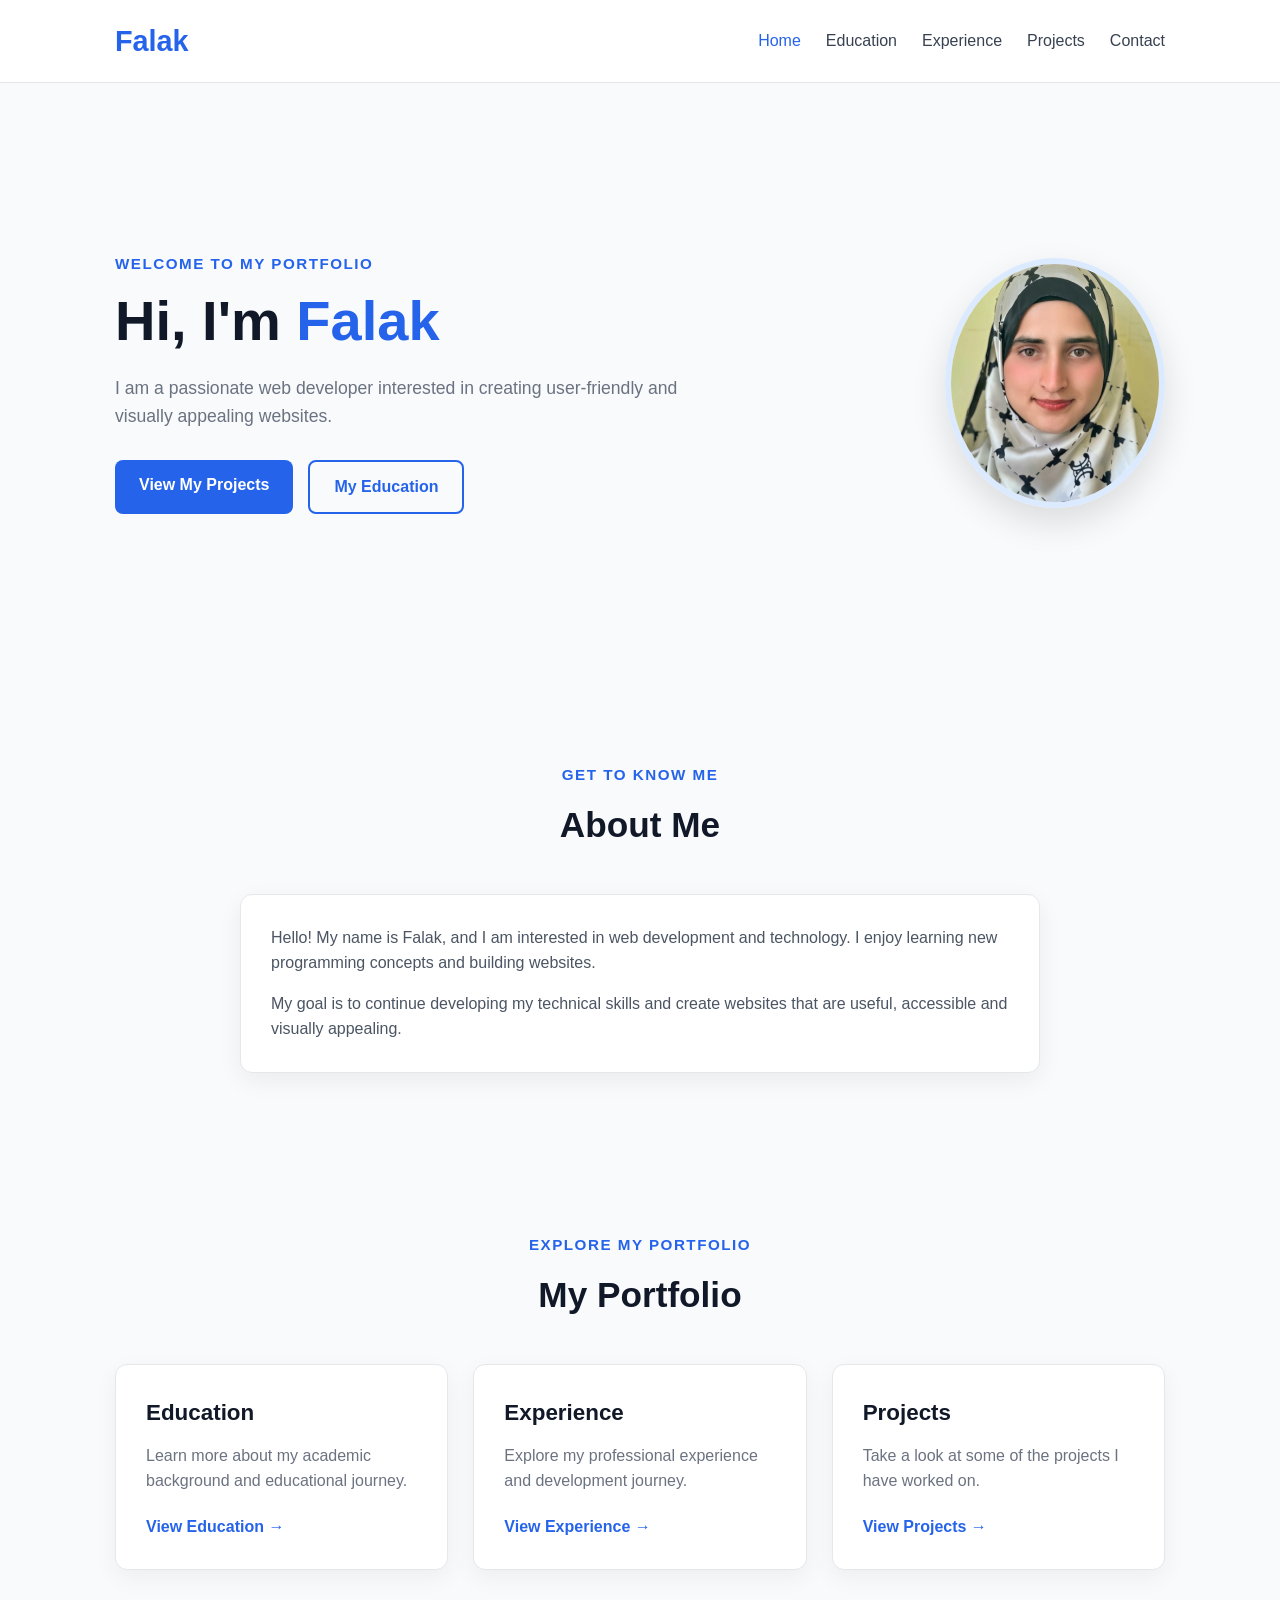
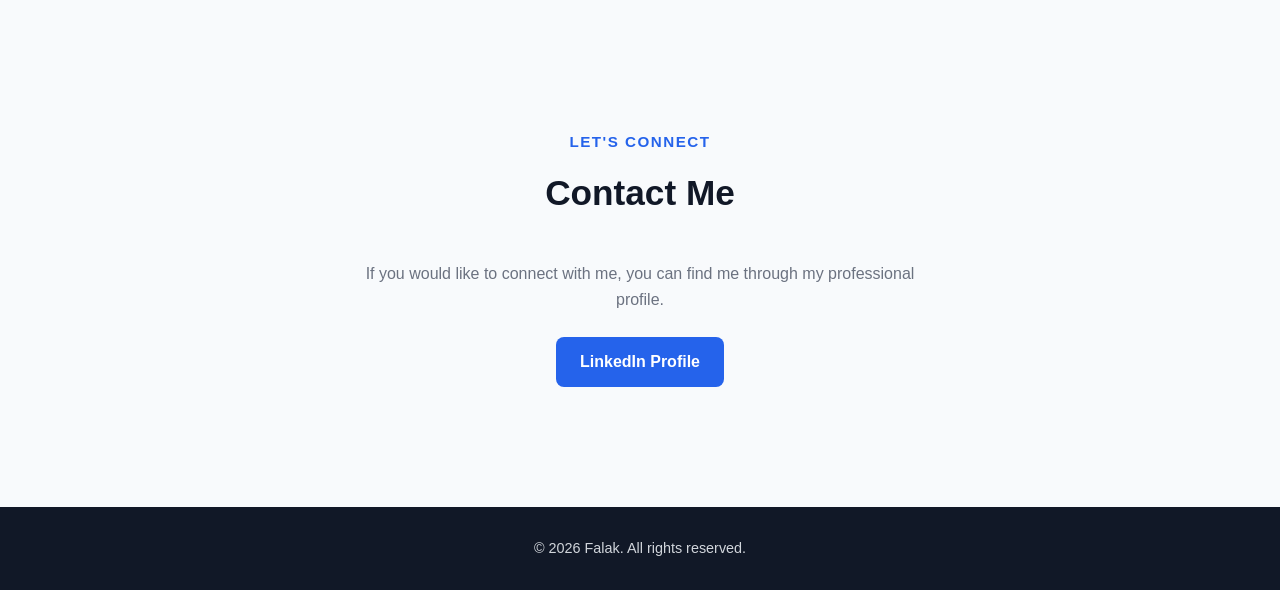
<file: index.html>
<!DOCTYPE html>
<html lang="en">

<head>
    <meta charset="UTF-8">
    <meta name="viewport" content="width=device-width, initial-scale=1.0">

    <title>Falak | Portfolio</title>

    <link rel="stylesheet" href="style.css">
</head>

<body>

    <!-- Navigation -->
    <header class="site-header">

        <nav class="navbar">

            <a href="index.html" class="logo">
                Falak
            </a>

            <ul class="nav-links">
                <li><a href="index.html" class="active">Home</a></li>
                <li><a href="Education.html">Education</a></li>
                <li><a href="Experience.html">Experience</a></li>
                <li><a href="Projects.html">Projects</a></li>
                <li><a href="Login Form.html">Contact</a></li>
            </ul>

        </nav>

    </header>


    <!-- Main Content -->
    <main>

        <!-- Hero Section -->
        <section class="hero" id="home">

            <div class="hero-content">

                <p class="subtitle">Welcome to my portfolio</p>

                <h1>Hi, I'm <span>Falak</span></h1>

                <p class="hero-description">
                    I am a passionate web developer interested in creating
                    user-friendly and visually appealing websites.
                </p>

                <div class="hero-buttons">
                    <a href="Projects.html" class="btn primary-btn">
                        View My Projects
                    </a>

                    <a href="Education.html" class="btn secondary-btn">
                        My Education
                    </a>
                </div>

            </div>


            <div class="hero-image">

                <img
                    src="falak-portfolio.png"
                    alt="Profile picture"
                >

            </div>

        </section>


        <!-- About Section -->
        <section class="section" id="about">

            <div class="section-heading">

                <p class="subtitle">Get to know me</p>

                <h2>About Me</h2>

            </div>

            <div class="about-card">

                <p>
                    Hello! My name is Falak, and I am interested in web
                    development and technology. I enjoy learning new
                    programming concepts and building websites.
                </p>

                <p>
                    My goal is to continue developing my technical skills
                    and create websites that are useful, accessible and
                    visually appealing.
                </p>

            </div>

        </section>


        <!-- Quick Links Section -->
        <section class="section" id="portfolio-links">

            <div class="section-heading">

                <p class="subtitle">Explore my portfolio</p>

                <h2>My Portfolio</h2>

            </div>


            <div class="card-grid">

                <article class="info-card">

                    <h3>Education</h3>

                    <p>
                        Learn more about my academic background and
                        educational journey.
                    </p>

                    <a href="Education.html" class="card-link">
                        View Education →
                    </a>

                </article>


                <article class="info-card">

                    <h3>Experience</h3>

                    <p>
                        Explore my professional experience and
                        development journey.
                    </p>

                    <a href="Experience.html" class="card-link">
                        View Experience →
                    </a>

                </article>


                <article class="info-card">

                    <h3>Projects</h3>

                    <p>
                        Take a look at some of the projects I have
                        worked on.
                    </p>

                    <a href="Projects.html" class="card-link">
                        View Projects →
                    </a>

                </article>

            </div>

        </section>


        <!-- Contact Section -->
        <section class="section contact-section" id="contact">

            <div class="section-heading">

                <p class="subtitle">Let's connect</p>

                <h2>Contact Me</h2>

            </div>

            <p>
                If you would like to connect with me, you can find me
                through my professional profile.
            </p>

            <a
                href="https://www.linkedin.com/in/falak-ul-mehfooz-cf3204/"
                class="btn primary-btn"
                target="_blank"
                rel="noopener noreferrer"
            >
                LinkedIn Profile
            </a>

        </section>

    </main>


    <!-- Footer -->
    <footer class="footer">

        <p>
            © 2026 Falak. All rights reserved.
        </p>

    </footer>

</body>

</html>
</file>
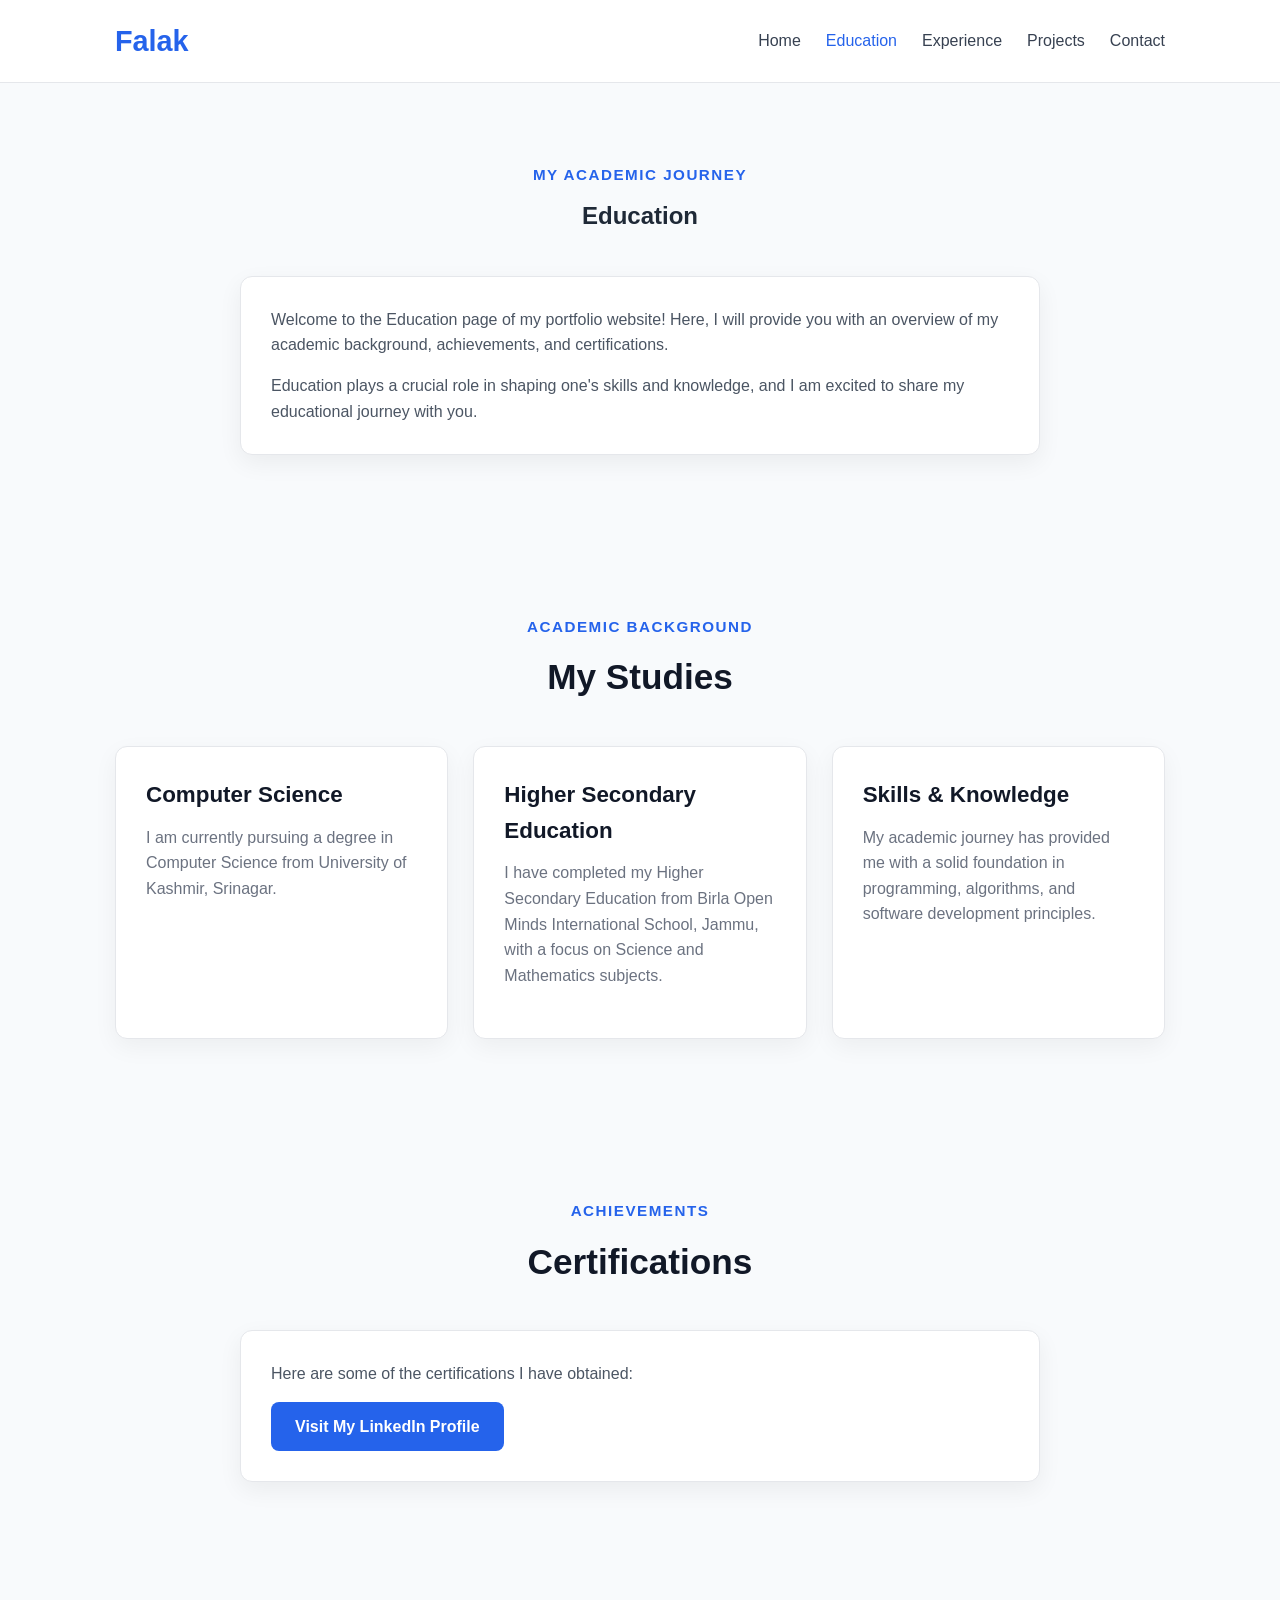
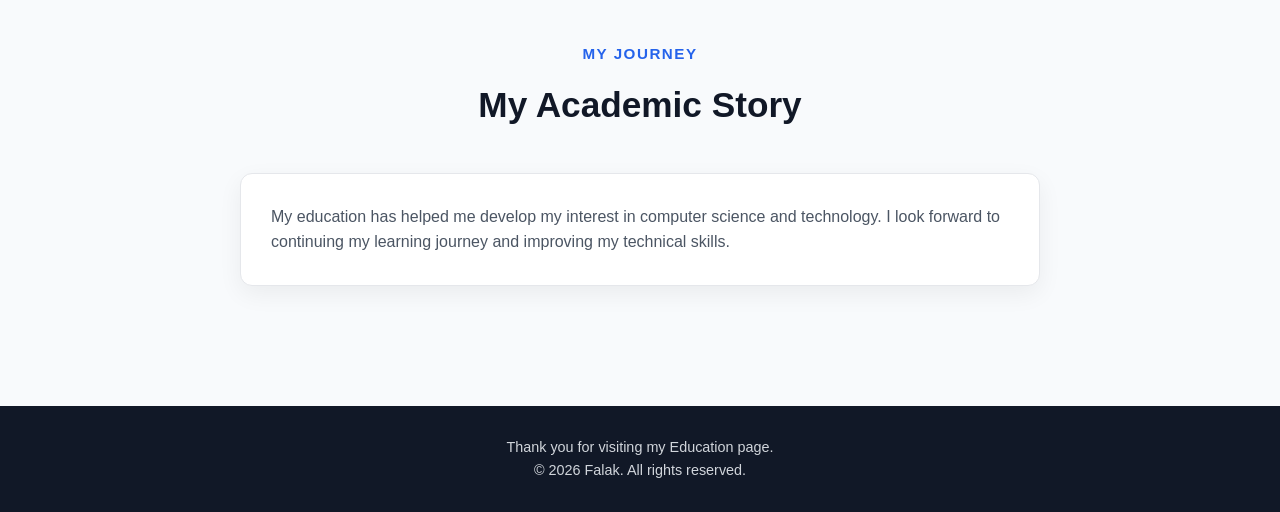
<file: Education.html>
<!DOCTYPE html>
<html lang="en">

<head>
    <meta charset="UTF-8">
    <meta name="viewport" content="width=device-width, initial-scale=1.0">

    <title>Falak | Education</title>

    <link rel="stylesheet" href="style.css">
</head>

<body>

    <!-- Navigation -->
    <header class="site-header">

        <nav class="navbar">

            <a href="index.html" class="logo">
                Falak
            </a>

            <ul class="nav-links">
                <li><a href="index.html">Home</a></li>
                <li><a href="Education.html" class="active">Education</a></li>
                <li><a href="Experience.html">Experience</a></li>
                <li><a href="Projects.html">Projects</a></li>
                <li><a href="Login Form.html">Contact</a></li>
            </ul>

        </nav>

    </header>


    <!-- Main Content -->
    <main>

        <!-- Page Introduction -->
        <section class="section">

            <div class="section-heading">

                <p class="subtitle">My academic journey</p>

                <h1>Education</h1>

            </div>

            <div class="about-card">

                <p>
                    Welcome to the Education page of my portfolio website!
                    Here, I will provide you with an overview of my academic
                    background, achievements, and certifications.
                </p>

                <p>
                    Education plays a crucial role in shaping one's skills
                    and knowledge, and I am excited to share my educational
                    journey with you.
                </p>

            </div>

        </section>


        <!-- Academic Background -->
        <section class="section">

            <div class="section-heading">

                <p class="subtitle">Academic background</p>

                <h2>My Studies</h2>

            </div>

            <div class="card-grid">

                <article class="info-card">

                    <h3>Computer Science</h3>

                    <p>
                        I am currently pursuing a degree in Computer Science
                        from University of Kashmir, Srinagar.
                    </p>

                </article>


                <article class="info-card">

                    <h3>Higher Secondary Education</h3>

                    <p>
                        I have completed my Higher Secondary Education from
                        Birla Open Minds International School, Jammu, with a
                        focus on Science and Mathematics subjects.
                    </p>

                </article>


                <article class="info-card">

                    <h3>Skills & Knowledge</h3>

                    <p>
                        My academic journey has provided me with a solid
                        foundation in programming, algorithms, and software
                        development principles.
                    </p>

                </article>

            </div>

        </section>


        <!-- Certifications -->
        <section class="section">

            <div class="section-heading">

                <p class="subtitle">Achievements</p>

                <h2>Certifications</h2>

            </div>

            <div class="about-card">

                <p>
                    Here are some of the certifications I have obtained:
                </p>

                <a
                    href="https://www.linkedin.com/in/falak-ul-mehfooz-cf3204/"
                    class="btn primary-btn"
                    target="_blank"
                    rel="noopener noreferrer"
                >
                    Visit My LinkedIn Profile
                </a>

            </div>

        </section>


        <!-- Academic Story -->
        <section class="section">

            <div class="section-heading">

                <p class="subtitle">My journey</p>

                <h2>My Academic Story</h2>

            </div>

            <div class="about-card">

                <p>
                    My education has helped me develop my interest in
                    computer science and technology. I look forward to
                    continuing my learning journey and improving my
                    technical skills.
                </p>

            </div>

        </section>

    </main>


    <!-- Footer -->
    <footer class="footer">

        <p>
            Thank you for visiting my Education page.
        </p>

        <p>
            © 2026 Falak. All rights reserved.
        </p>

    </footer>

</body>

</html>
</file>
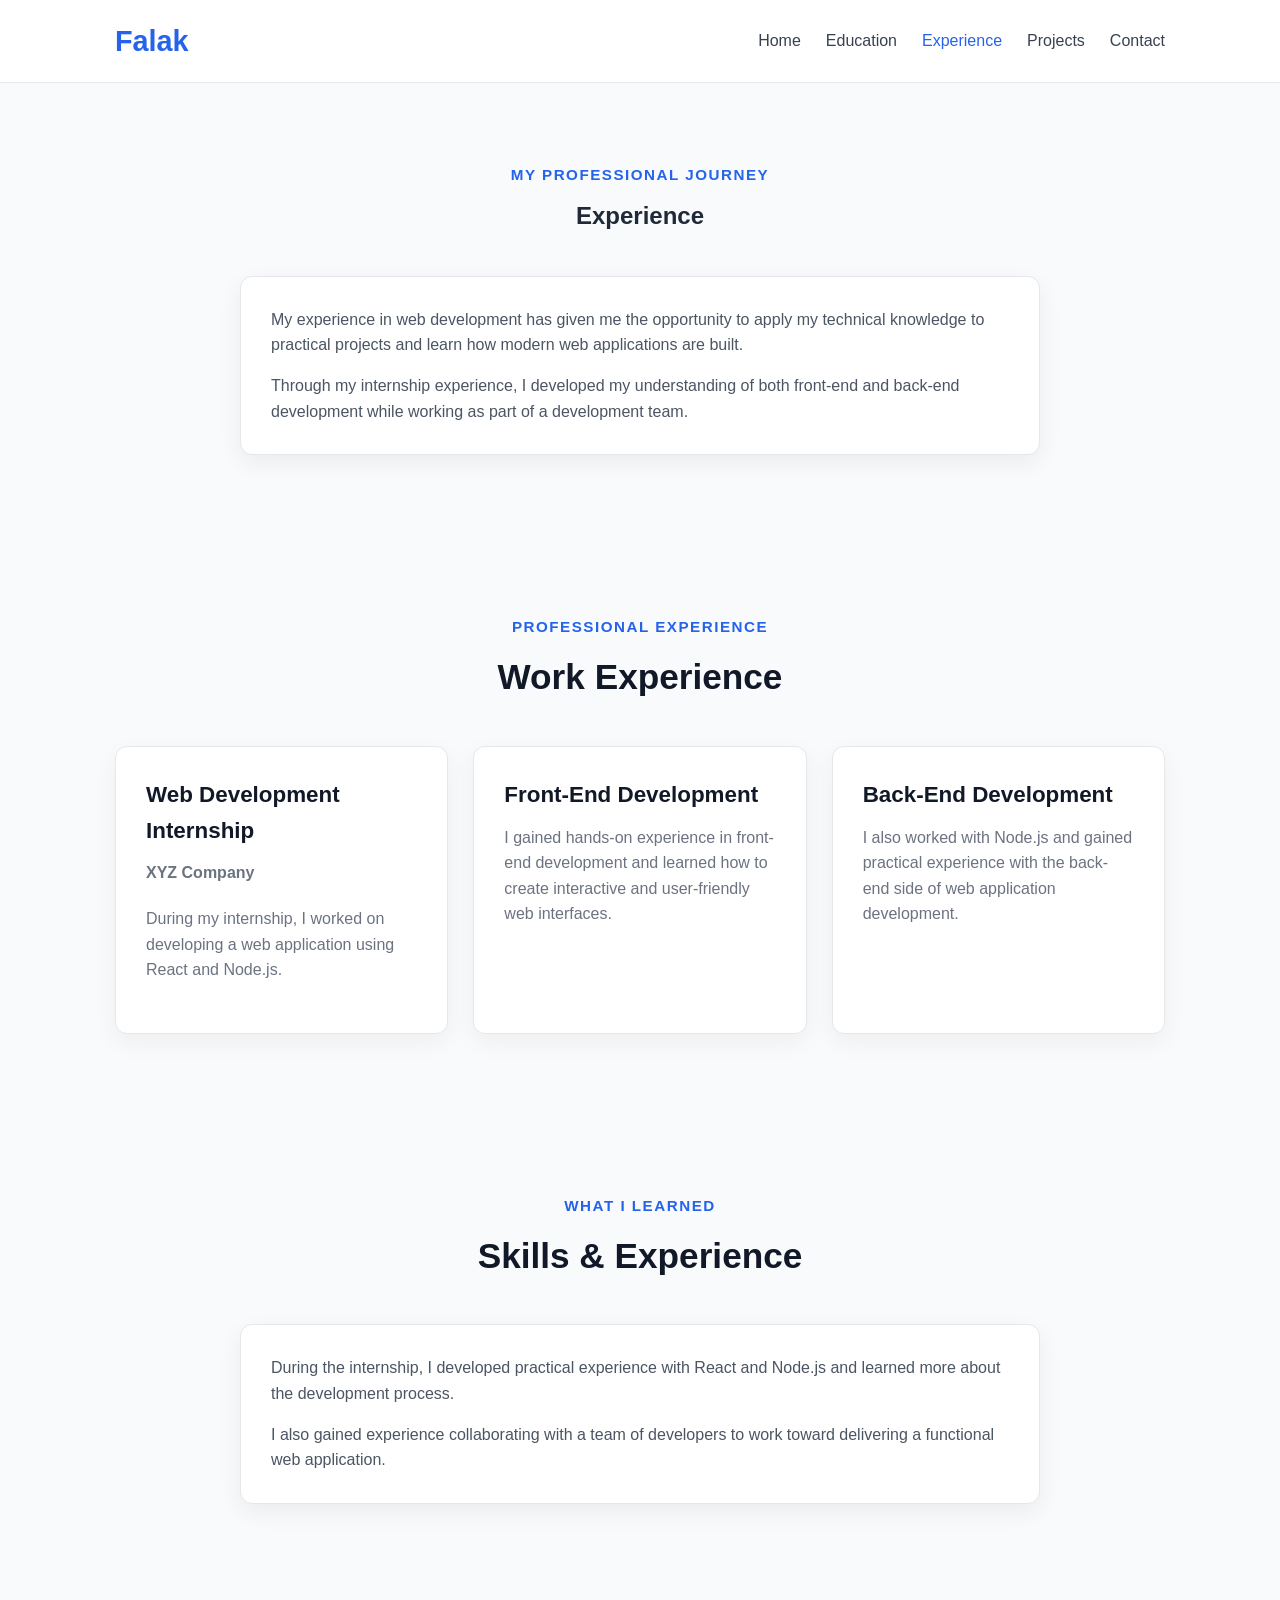
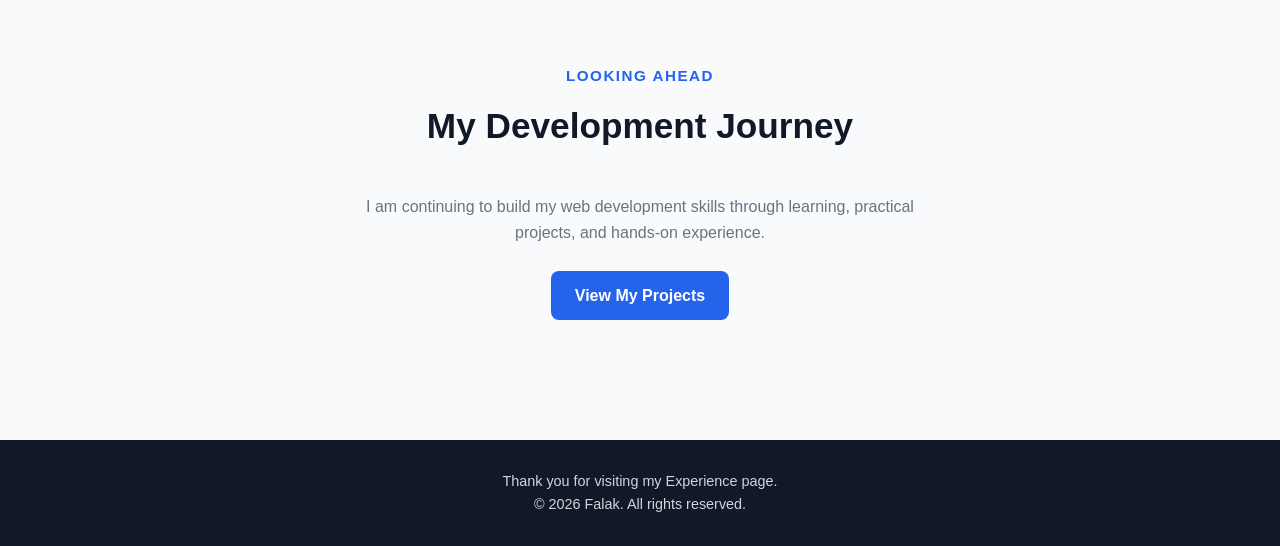
<file: Experience.html>
<!DOCTYPE html>
<html lang="en">

<head>
    <meta charset="UTF-8">
    <meta name="viewport" content="width=device-width, initial-scale=1.0">

    <title>Falak | Experience</title>

    <link rel="stylesheet" href="style.css">
</head>

<body>

    <!-- Navigation -->
    <header class="site-header">

        <nav class="navbar">

            <a href="index.html" class="logo">
                Falak
            </a>

            <ul class="nav-links">
                <li><a href="index.html">Home</a></li>
                <li><a href="Education.html">Education</a></li>
                <li><a href="Experience.html" class="active">Experience</a></li>
                <li><a href="Projects.html">Projects</a></li>
                <li><a href="Login Form.html">Contact</a></li>
            </ul>

        </nav>

    </header>


    <!-- Main Content -->
    <main>

        <!-- Introduction -->
        <section class="section">

            <div class="section-heading">

                <p class="subtitle">My professional journey</p>

                <h1>Experience</h1>

            </div>

            <div class="about-card">

                <p>
                    My experience in web development has given me the
                    opportunity to apply my technical knowledge to practical
                    projects and learn how modern web applications are built.
                </p>

                <p>
                    Through my internship experience, I developed my
                    understanding of both front-end and back-end development
                    while working as part of a development team.
                </p>

            </div>

        </section>


        <!-- Work Experience -->
        <section class="section">

            <div class="section-heading">

                <p class="subtitle">Professional experience</p>

                <h2>Work Experience</h2>

            </div>


            <div class="card-grid">

                <article class="info-card">

                    <h3>Web Development Internship</h3>

                    <p>
                        <strong>XYZ Company</strong>
                    </p>

                    <p>
                        During my internship, I worked on developing a web
                        application using React and Node.js.
                    </p>

                </article>


                <article class="info-card">

                    <h3>Front-End Development</h3>

                    <p>
                        I gained hands-on experience in front-end development
                        and learned how to create interactive and
                        user-friendly web interfaces.
                    </p>

                </article>


                <article class="info-card">

                    <h3>Back-End Development</h3>

                    <p>
                        I also worked with Node.js and gained practical
                        experience with the back-end side of web application
                        development.
                    </p>

                </article>

            </div>

        </section>


        <!-- Skills Developed -->
        <section class="section">

            <div class="section-heading">

                <p class="subtitle">What I learned</p>

                <h2>Skills & Experience</h2>

            </div>

            <div class="about-card">

                <p>
                    During the internship, I developed practical experience
                    with React and Node.js and learned more about the
                    development process.
                </p>

                <p>
                    I also gained experience collaborating with a team of
                    developers to work toward delivering a functional
                    web application.
                </p>

            </div>

        </section>


        <!-- Experience Summary -->
        <section class="section contact-section">

            <div class="section-heading">

                <p class="subtitle">Looking ahead</p>

                <h2>My Development Journey</h2>

            </div>

            <p>
                I am continuing to build my web development skills through
                learning, practical projects, and hands-on experience.
            </p>

            <a href="Projects.html" class="btn primary-btn">
                View My Projects
            </a>

        </section>

    </main>


    <!-- Footer -->
    <footer class="footer">

        <p>
            Thank you for visiting my Experience page.
        </p>

        <p>
            © 2026 Falak. All rights reserved.
        </p>

    </footer>

</body>

</html>
</file>
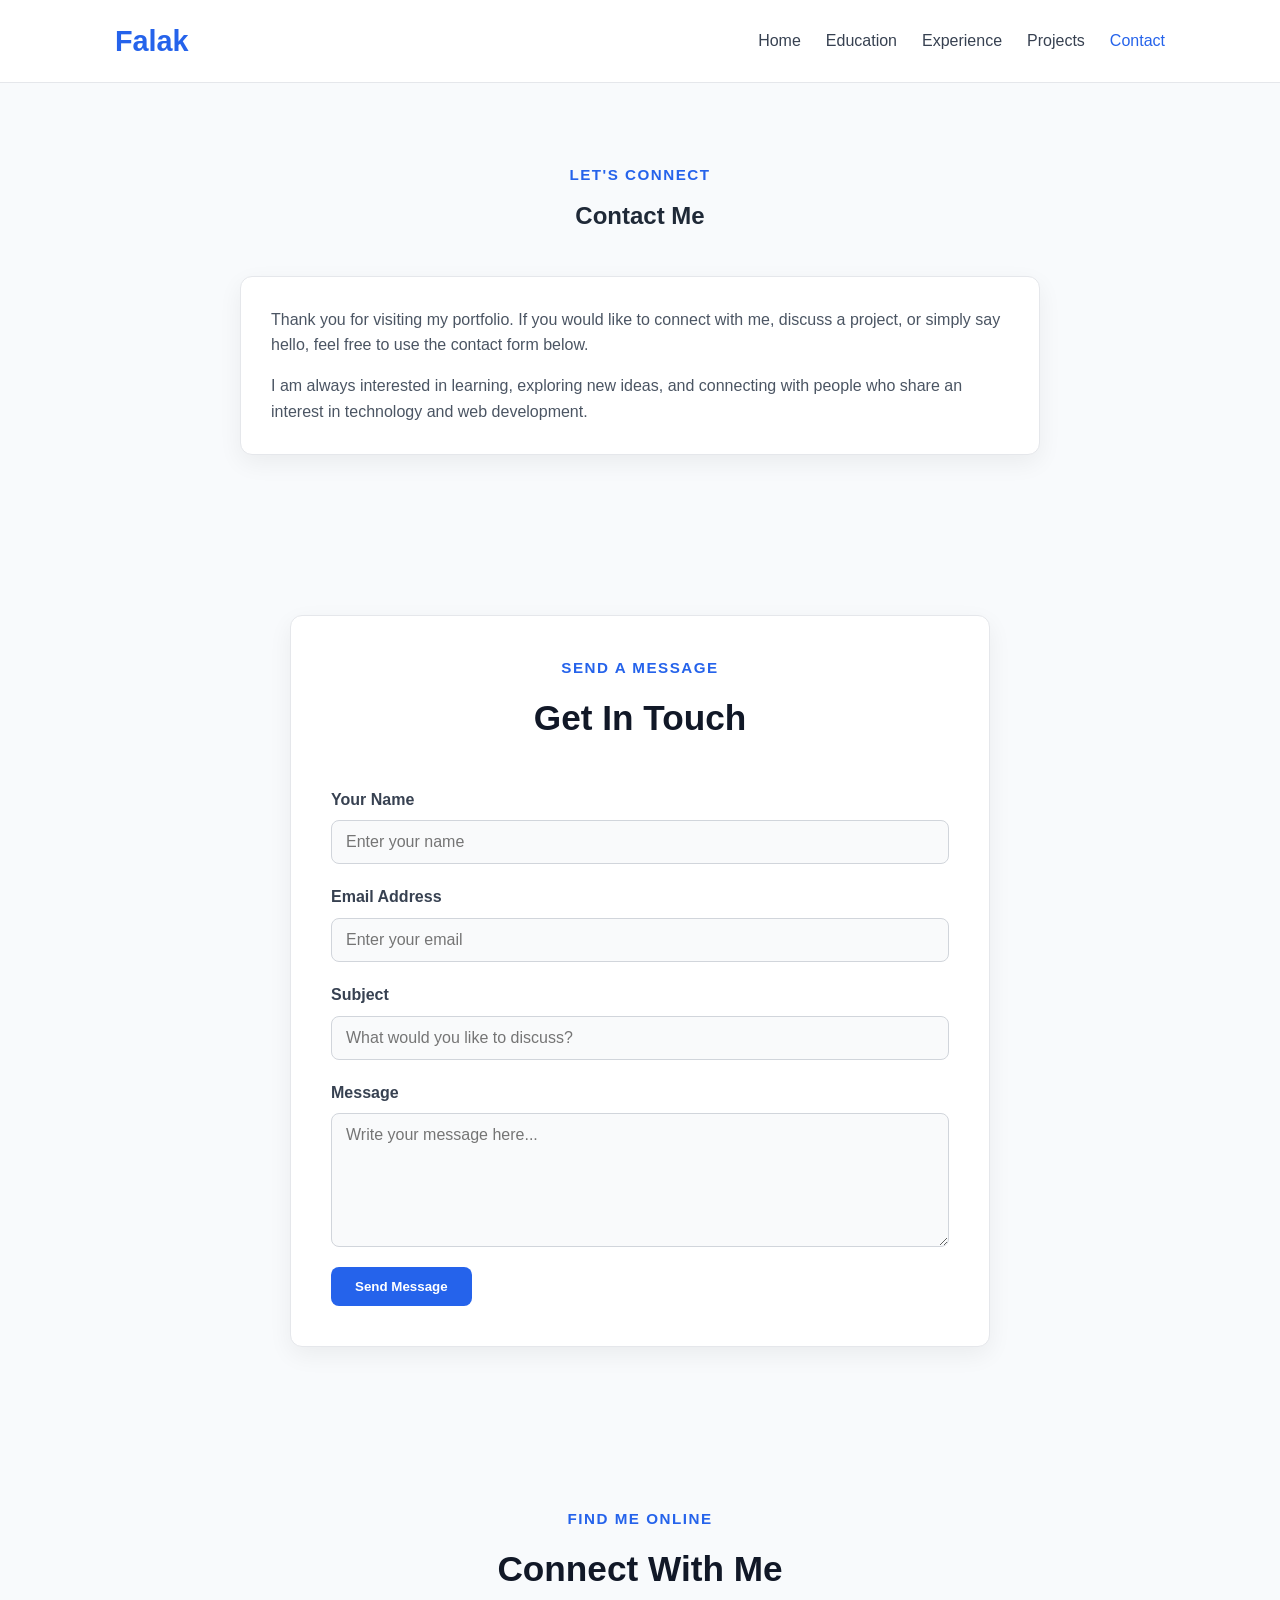
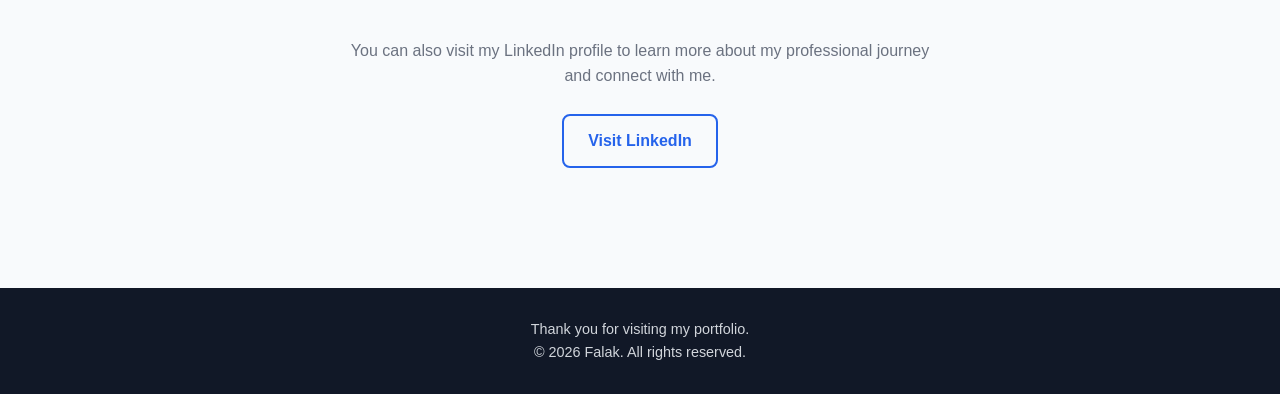
<file: Login Form.html>
<!DOCTYPE html>
<html lang="en">

<head>
    <meta charset="UTF-8">
    <meta name="viewport" content="width=device-width, initial-scale=1.0">

    <title>Falak | Contact</title>

    <link rel="stylesheet" href="style.css">
</head>

<body>

    <!-- Navigation -->
    <header class="site-header">

        <nav class="navbar">

            <a href="index.html" class="logo">
                Falak
            </a>

            <ul class="nav-links">
                <li><a href="index.html">Home</a></li>
                <li><a href="Education.html">Education</a></li>
                <li><a href="Experience.html">Experience</a></li>
                <li><a href="Projects.html">Projects</a></li>
                <li><a href="Login Form.html" class="active">Contact</a></li>
            </ul>

        </nav>

    </header>


    <!-- Main Content -->
    <main>

        <!-- Contact Introduction -->
        <section class="section">

            <div class="section-heading">

                <p class="subtitle">Let's connect</p>

                <h1>Contact Me</h1>

            </div>

            <div class="about-card">

                <p>
                    Thank you for visiting my portfolio. If you would like
                    to connect with me, discuss a project, or simply say
                    hello, feel free to use the contact form below.
                </p>

                <p>
                    I am always interested in learning, exploring new ideas,
                    and connecting with people who share an interest in
                    technology and web development.
                </p>

            </div>

        </section>


        <!-- Contact Form -->
        <section class="section">

            <div class="contact-form-card">

                <div class="section-heading">

                    <p class="subtitle">Send a message</p>

                    <h2>Get In Touch</h2>

                </div>


                <form action="#" method="post" class="contact-form">

                    <div class="form-group">

                        <label for="name">
                            Your Name
                        </label>

                        <input
                            type="text"
                            id="name"
                            name="name"
                            placeholder="Enter your name"
                            required
                        >

                    </div>


                    <div class="form-group">

                        <label for="email">
                            Email Address
                        </label>

                        <input
                            type="email"
                            id="email"
                            name="email"
                            placeholder="Enter your email"
                            required
                        >

                    </div>


                    <div class="form-group">

                        <label for="subject">
                            Subject
                        </label>

                        <input
                            type="text"
                            id="subject"
                            name="subject"
                            placeholder="What would you like to discuss?"
                            required
                        >

                    </div>


                    <div class="form-group">

                        <label for="message">
                            Message
                        </label>

                        <textarea
                            id="message"
                            name="message"
                            rows="6"
                            placeholder="Write your message here..."
                            required
                        ></textarea>

                    </div>


                    <button
                        type="submit"
                        class="btn primary-btn"
                    >
                        Send Message
                    </button>

                </form>

            </div>

        </section>


        <!-- Other Contact Options -->
        <section class="section contact-section">

            <div class="section-heading">

                <p class="subtitle">Find me online</p>

                <h2>Connect With Me</h2>

            </div>

            <p>
                You can also visit my LinkedIn profile to learn more
                about my professional journey and connect with me.
            </p>

            <a
                href="https://www.linkedin.com/in/falak-ul-mehfooz-cf3204/"
                class="btn secondary-btn"
                target="_blank"
                rel="noopener noreferrer"
            >
                Visit LinkedIn
            </a>

        </section>

    </main>


    <!-- Footer -->
    <footer class="footer">

        <p>
            Thank you for visiting my portfolio.
        </p>

        <p>
            © 2026 Falak. All rights reserved.
        </p>

    </footer>

</body>

</html>
</file>
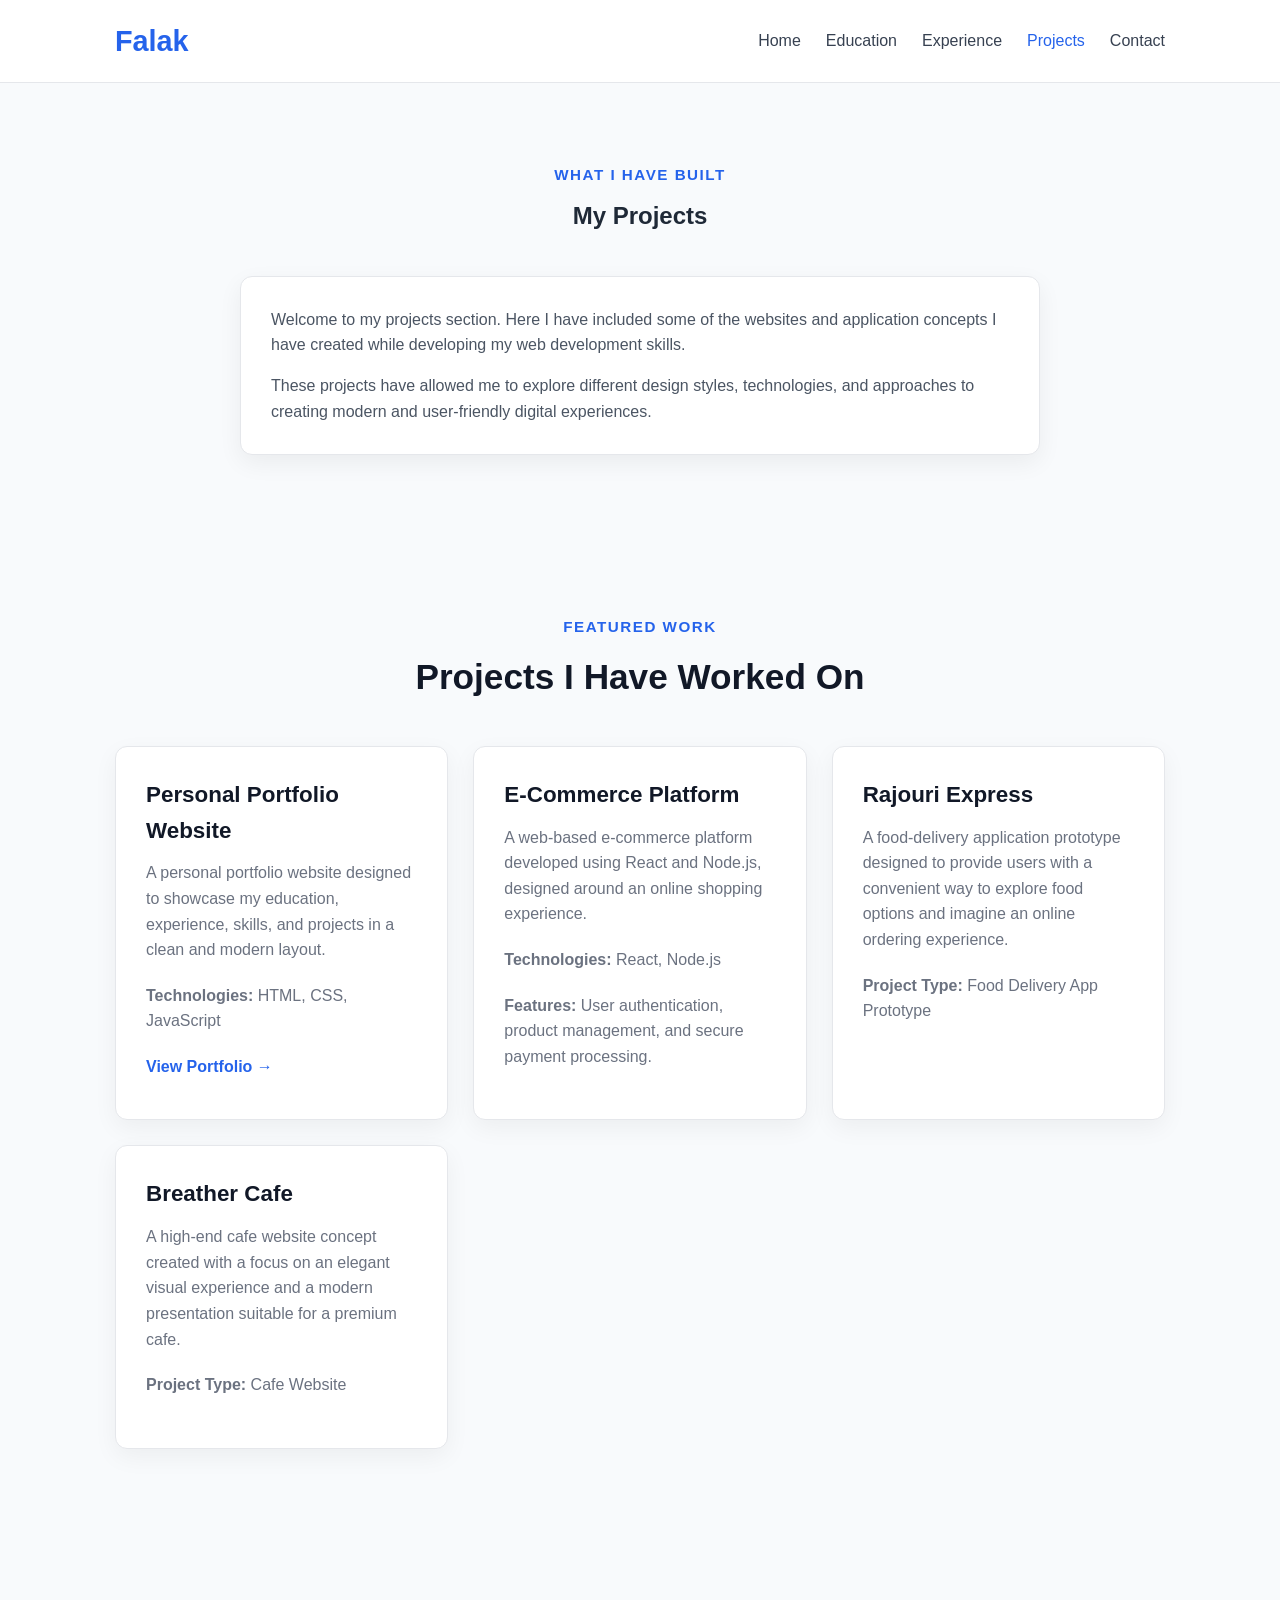
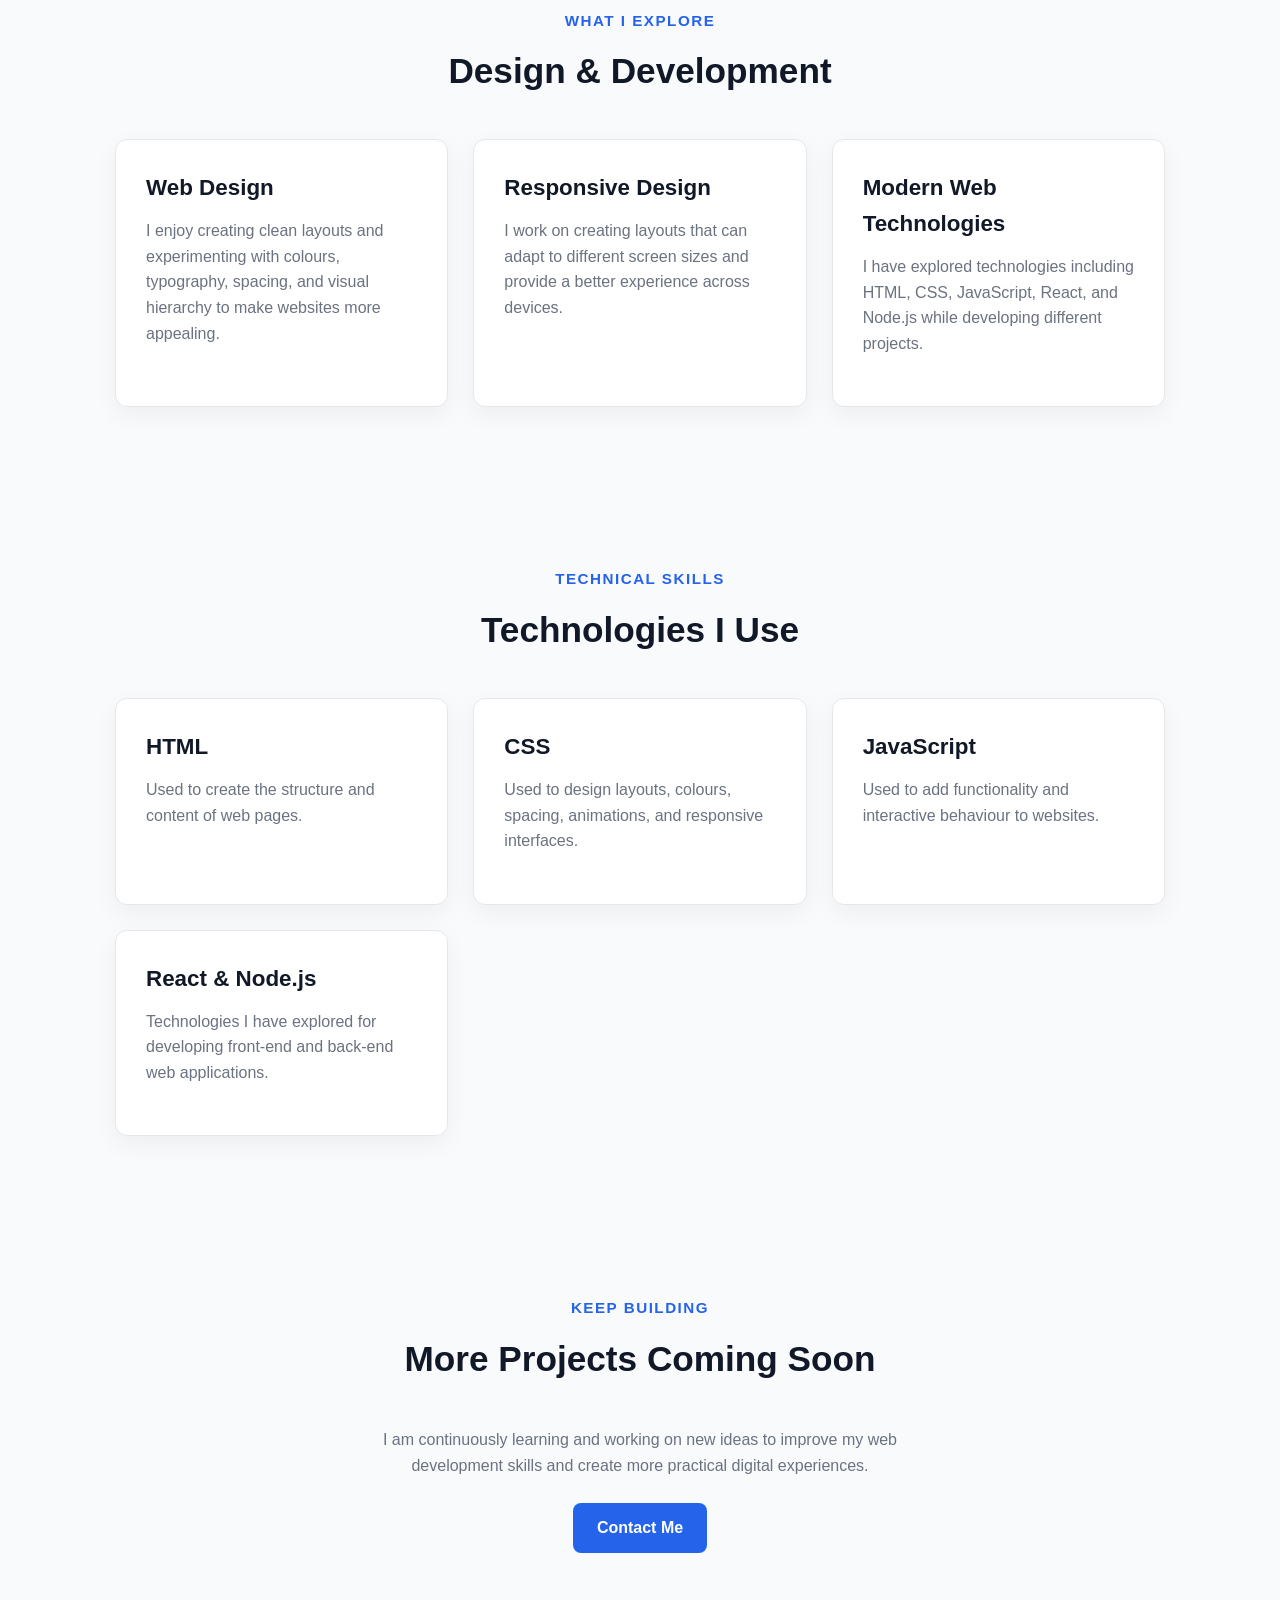
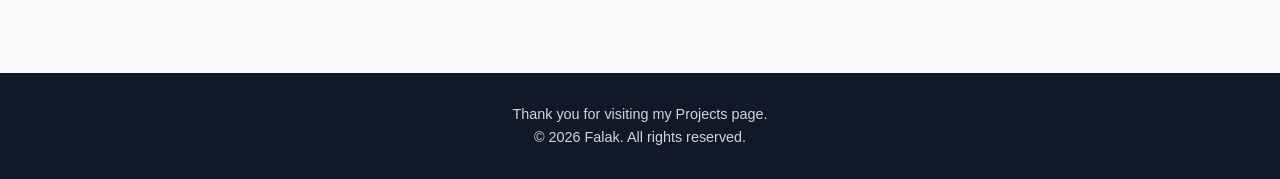
<file: Projects.html>
<!DOCTYPE html>
<html lang="en">

<head>
    <meta charset="UTF-8">
    <meta name="viewport" content="width=device-width, initial-scale=1.0">

    <title>Falak | Projects</title>

    <link rel="stylesheet" href="style.css">
</head>

<body>

    <!-- Navigation -->
    <header class="site-header">

        <nav class="navbar">

            <a href="index.html" class="logo">
                Falak
            </a>

            <ul class="nav-links">
                <li><a href="index.html">Home</a></li>
                <li><a href="Education.html">Education</a></li>
                <li><a href="Experience.html">Experience</a></li>
                <li><a href="Projects.html" class="active">Projects</a></li>
                <li><a href="Login Form.html">Contact</a></li>
            </ul>

        </nav>

    </header>


    <!-- Main Content -->
    <main>

        <!-- Projects Introduction -->
        <section class="section">

            <div class="section-heading">

                <p class="subtitle">What I have built</p>

                <h1>My Projects</h1>

            </div>

            <div class="about-card">

                <p>
                    Welcome to my projects section. Here I have included
                    some of the websites and application concepts I have
                    created while developing my web development skills.
                </p>

                <p>
                    These projects have allowed me to explore different
                    design styles, technologies, and approaches to creating
                    modern and user-friendly digital experiences.
                </p>

            </div>

        </section>


        <!-- Featured Projects -->
        <section class="section">

            <div class="section-heading">

                <p class="subtitle">Featured work</p>

                <h2>Projects I Have Worked On</h2>

            </div>


            <div class="card-grid">


                <!-- Project 1 -->
                <article class="info-card">

                    <h3>Personal Portfolio Website</h3>

                    <p>
                        A personal portfolio website designed to showcase
                        my education, experience, skills, and projects in
                        a clean and modern layout.
                    </p>

                    <p>
                        <strong>Technologies:</strong>
                        HTML, CSS, JavaScript
                    </p>

                    <a href="index.html" class="card-link">
                        View Portfolio →
                    </a>

                </article>


                <!-- Project 2 -->
                <article class="info-card">

                    <h3>E-Commerce Platform</h3>

                    <p>
                        A web-based e-commerce platform developed using
                        React and Node.js, designed around an online
                        shopping experience.
                    </p>

                    <p>
                        <strong>Technologies:</strong>
                        React, Node.js
                    </p>

                    <p>
                        <strong>Features:</strong>
                        User authentication, product management,
                        and secure payment processing.
                    </p>

                </article>


                <!-- Project 3 -->
                <article class="info-card">

                    <h3>Rajouri Express</h3>

                    <p>
                        A food-delivery application prototype designed
                        to provide users with a convenient way to explore
                        food options and imagine an online ordering
                        experience.
                    </p>

                    <p>
                        <strong>Project Type:</strong>
                        Food Delivery App Prototype
                    </p>

                </article>


                <!-- Project 4 -->
                <article class="info-card">

                    <h3>Breather Cafe</h3>

                    <p>
                        A high-end cafe website concept created with a
                        focus on an elegant visual experience and a
                        modern presentation suitable for a premium cafe.
                    </p>

                    <p>
                        <strong>Project Type:</strong>
                        Cafe Website
                    </p>

                </article>


            </div>

        </section>


        <!-- Design & Development -->
        <section class="section">

            <div class="section-heading">

                <p class="subtitle">What I explore</p>

                <h2>Design & Development</h2>

            </div>


            <div class="card-grid">

                <article class="info-card">

                    <h3>Web Design</h3>

                    <p>
                        I enjoy creating clean layouts and experimenting
                        with colours, typography, spacing, and visual
                        hierarchy to make websites more appealing.
                    </p>

                </article>


                <article class="info-card">

                    <h3>Responsive Design</h3>

                    <p>
                        I work on creating layouts that can adapt to
                        different screen sizes and provide a better
                        experience across devices.
                    </p>

                </article>


                <article class="info-card">

                    <h3>Modern Web Technologies</h3>

                    <p>
                        I have explored technologies including HTML,
                        CSS, JavaScript, React, and Node.js while
                        developing different projects.
                    </p>

                </article>

            </div>

        </section>


        <!-- Technologies -->
        <section class="section">

            <div class="section-heading">

                <p class="subtitle">Technical skills</p>

                <h2>Technologies I Use</h2>

            </div>


            <div class="card-grid">

                <article class="info-card">

                    <h3>HTML</h3>

                    <p>
                        Used to create the structure and content of
                        web pages.
                    </p>

                </article>


                <article class="info-card">

                    <h3>CSS</h3>

                    <p>
                        Used to design layouts, colours, spacing,
                        animations, and responsive interfaces.
                    </p>

                </article>


                <article class="info-card">

                    <h3>JavaScript</h3>

                    <p>
                        Used to add functionality and interactive
                        behaviour to websites.
                    </p>

                </article>


                <article class="info-card">

                    <h3>React & Node.js</h3>

                    <p>
                        Technologies I have explored for developing
                        front-end and back-end web applications.
                    </p>

                </article>

            </div>

        </section>


        <!-- Closing Section -->
        <section class="section contact-section">

            <div class="section-heading">

                <p class="subtitle">Keep building</p>

                <h2>More Projects Coming Soon</h2>

            </div>

            <p>
                I am continuously learning and working on new ideas to
                improve my web development skills and create more
                practical digital experiences.
            </p>

            <a href="Login Form.html" class="btn primary-btn">
                Contact Me
            </a>

        </section>

    </main>


    <!-- Footer -->
    <footer class="footer">

        <p>
            Thank you for visiting my Projects page.
        </p>

        <p>
            © 2026 Falak. All rights reserved.
        </p>

    </footer>

</body>

</html>
</file>
<file: style.css>
/* ==============================
   GENERAL STYLES
   ============================== */

* {
    margin: 0;
    padding: 0;
    box-sizing: border-box;
}

html {
    scroll-behavior: smooth;
}

body {
    font-family: Arial, Helvetica, sans-serif;
    line-height: 1.6;
    color: #1f2937;
    background-color: #f8fafc;
}

a {
    text-decoration: none;
    color: inherit;
}

ul {
    list-style: none;
}

img {
    max-width: 100%;
    display: block;
}


/* ==============================
   NAVIGATION BAR
   ============================== */

.site-header {
    background-color: #ffffff;
    border-bottom: 1px solid #e5e7eb;
    position: sticky;
    top: 0;
    z-index: 1000;
}

.navbar {
    max-width: 1100px;
    margin: 0 auto;
    padding: 18px 25px;

    display: flex;
    justify-content: space-between;
    align-items: center;
}

.logo {
    font-size: 1.8rem;
    font-weight: 700;
    color: #2563eb;
}

.nav-links {
    display: flex;
    align-items: center;
    gap: 25px;
}

.nav-links a {
    color: #374151;
    font-weight: 500;
    transition: color 0.3s ease;
}

.nav-links a:hover,
.nav-links a.active {
    color: #2563eb;
}


/* ==============================
   HERO SECTION
   ============================== */

.hero {
    max-width: 1100px;
    min-height: 600px;
    margin: 0 auto;
    padding: 80px 25px;

    display: flex;
    align-items: center;
    justify-content: space-between;
    gap: 60px;
}

.hero-content {
    flex: 1;
}

.subtitle {
    color: #2563eb;
    font-size: 0.95rem;
    font-weight: 600;
    text-transform: uppercase;
    letter-spacing: 1.5px;
    margin-bottom: 10px;
}

.hero h1 {
    font-size: 3.5rem;
    line-height: 1.2;
    margin-bottom: 20px;
    color: #111827;
}

.hero h1 span {
    color: #2563eb;
}

.hero-description {
    max-width: 600px;
    font-size: 1.1rem;
    color: #6b7280;
    margin-bottom: 30px;
}


/* ==============================
   BUTTONS
   ============================== */

.hero-buttons {
    display: flex;
    gap: 15px;
    flex-wrap: wrap;
}

.btn {
    display: inline-block;
    padding: 12px 24px;
    border-radius: 8px;
    font-weight: 600;
    transition:
        transform 0.3s ease,
        background-color 0.3s ease,
        color 0.3s ease,
        box-shadow 0.3s ease;
}

.primary-btn {
    background-color: #2563eb;
    color: #ffffff;
}

.primary-btn:hover {
    background-color: #1d4ed8;
    transform: translateY(-3px);
    box-shadow: 0 8px 20px rgba(37, 99, 235, 0.25);
}

.secondary-btn {
    border: 2px solid #2563eb;
    color: #2563eb;
    background-color: transparent;
}

.secondary-btn:hover {
    background-color: #2563eb;
    color: #ffffff;
    transform: translateY(-3px);
}


/* ==============================
   HERO IMAGE
   ============================== */

.hero-image {
    flex: 0 0 220px;
}

.hero-image img {
    width: 220px;
    height: 250px;
    object-fit: cover;

    border-radius: 50%;
    border: 6px solid #dbeafe;

    box-shadow: 0 15px 35px rgba(0, 0, 0, 0.12);
}


/* ==============================
   GENERAL SECTIONS
   ============================== */
#home {
    scroll-margin-top: 90px;
}
.section {
    max-width: 1100px;
    margin: 0 auto;
    padding: 80px 25px;
}

.section-heading {
    text-align: center;
    margin-bottom: 40px;
}

.section-heading h2 {
    font-size: 2.2rem;
    color: #111827;
}


/* ==============================
   ABOUT SECTION
   ============================== */

.about-card {
    max-width: 800px;
    margin: 0 auto;

    padding: 30px;

    background-color: #ffffff;
    border: 1px solid #e5e7eb;
    border-radius: 12px;

    box-shadow: 0 8px 25px rgba(0, 0, 0, 0.06);
}

.about-card p {
    margin-bottom: 15px;
    color: #4b5563;
}

.about-card p:last-child {
    margin-bottom: 0;
}


/* ==============================
   PORTFOLIO CARDS
   ============================== */

.card-grid {
    display: grid;

    grid-template-columns: repeat(3, 1fr);

    gap: 25px;
}

.info-card {
    background-color: #ffffff;
    padding: 30px;

    border: 1px solid #e5e7eb;
    border-radius: 12px;

    box-shadow: 0 8px 25px rgba(0, 0, 0, 0.05);

    transition:
        transform 0.3s ease,
        box-shadow 0.3s ease;
}

.info-card:hover {
    transform: translateY(-8px);

    box-shadow:
        0 15px 35px rgba(0, 0, 0, 0.12);
}

.info-card h3 {
    font-size: 1.4rem;
    margin-bottom: 12px;
    color: #111827;
}

.info-card p {
    color: #6b7280;
    margin-bottom: 20px;
}

.card-link {
    color: #2563eb;
    font-weight: 600;
}

.card-link:hover {
    text-decoration: underline;
}


/* ==============================
   CONTACT SECTION
   ============================== */

.contact-section {
    text-align: center;
}

.contact-section > p {
    max-width: 600px;
    margin: 0 auto 25px;
    color: #6b7280;
}


/* ==============================
   FOOTER
   ============================== */

.footer {
    padding: 30px 25px;
    text-align: center;

    background-color: #111827;
    color: #d1d5db;

    margin-top: 40px;
}
/* ==============================
   CONTACT FORM
   ============================== */

.contact-form-card {
    max-width: 700px;
    margin: 0 auto;

    padding: 40px;

    background-color: #ffffff;
    border: 1px solid #e5e7eb;
    border-radius: 12px;

    box-shadow: 0 8px 25px rgba(0, 0, 0, 0.06);
}

.contact-form {
    display: flex;
    flex-direction: column;
    gap: 20px;
}

.form-group {
    display: flex;
    flex-direction: column;
    gap: 8px;
}

.form-group label {
    font-weight: 600;
    color: #374151;
}

.form-group input,
.form-group textarea {
    width: 100%;
    padding: 12px 14px;

    font-family: inherit;
    font-size: 1rem;

    border: 1px solid #d1d5db;
    border-radius: 8px;

    background-color: #f9fafb;

    transition:
        border-color 0.3s ease,
        box-shadow 0.3s ease,
        background-color 0.3s ease;
}

.form-group textarea {
    resize: vertical;
}

.form-group input:focus,
.form-group textarea:focus {
    outline: none;
    border-color: #2563eb;
    background-color: #ffffff;

    box-shadow: 0 0 0 3px rgba(37, 99, 235, 0.1);
}

.contact-form .btn {
    border: none;
    cursor: pointer;
    align-self: flex-start;
}


/* ==============================
   CONTACT FORM RESPONSIVE
   ============================== */

@media (max-width: 600px) {

    .contact-form-card {
        padding: 25px 20px;
    }

    .contact-form .btn {
        width: 100%;
    }

}

.footer p {
    font-size: 0.9rem;
}


/* ==============================
   RESPONSIVE DESIGN
   ============================== */

/* Tablets */

@media (max-width: 800px) {

    .navbar {
        flex-direction: column;
        gap: 15px;
    }

    .hero {
        flex-direction: column-reverse;
        text-align: center;
        padding-top: 60px;
    }

    .hero-description {
        margin-left: auto;
        margin-right: auto;
    }

    .hero-buttons {
        justify-content: center;
    }

    .card-grid {
        grid-template-columns: repeat(2, 1fr);
    }

}


/* Mobile */

@media (max-width: 600px) {

    .navbar {
        padding: 15px;
    }

    .nav-links {
        gap: 12px;
        flex-wrap: wrap;
        justify-content: center;
    }

    .nav-links a {
        font-size: 0.9rem;
    }

    .hero {
        min-height: auto;
        padding: 50px 20px;
        gap: 35px;
    }

    .hero h1 {
        font-size: 2.4rem;
    }

    .hero-description {
        font-size: 1rem;
    }

    .hero-image {
        flex-basis: auto;
    }

    .hero-image img {
        width: 220px;
        height: 220px;
    }

    .section {
        padding: 60px 20px;
    }

    .section-heading h2 {
        font-size: 1.8rem;
    }

    .card-grid {
        grid-template-columns: 1fr;
    }

    .hero-buttons {
        flex-direction: column;
        align-items: stretch;
    }

    .btn {
        text-align: center;
    }

}
</file>
